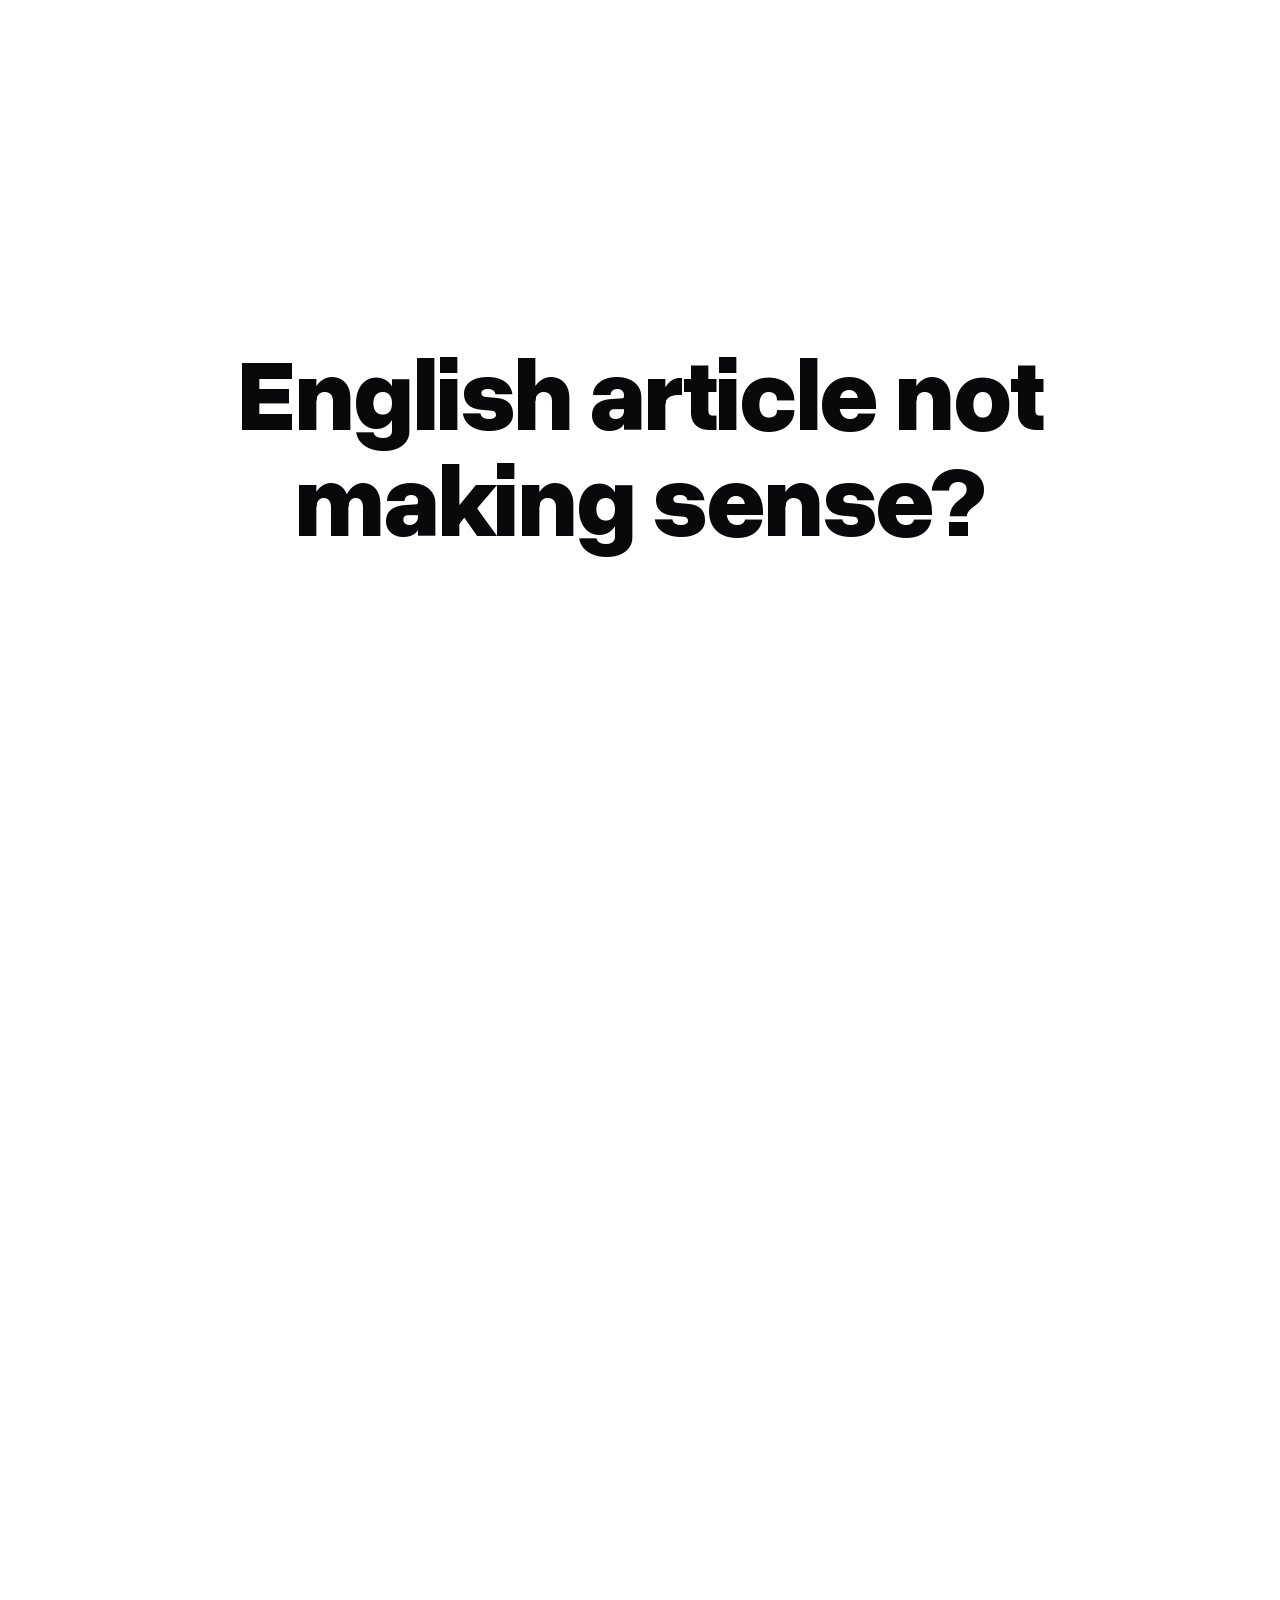
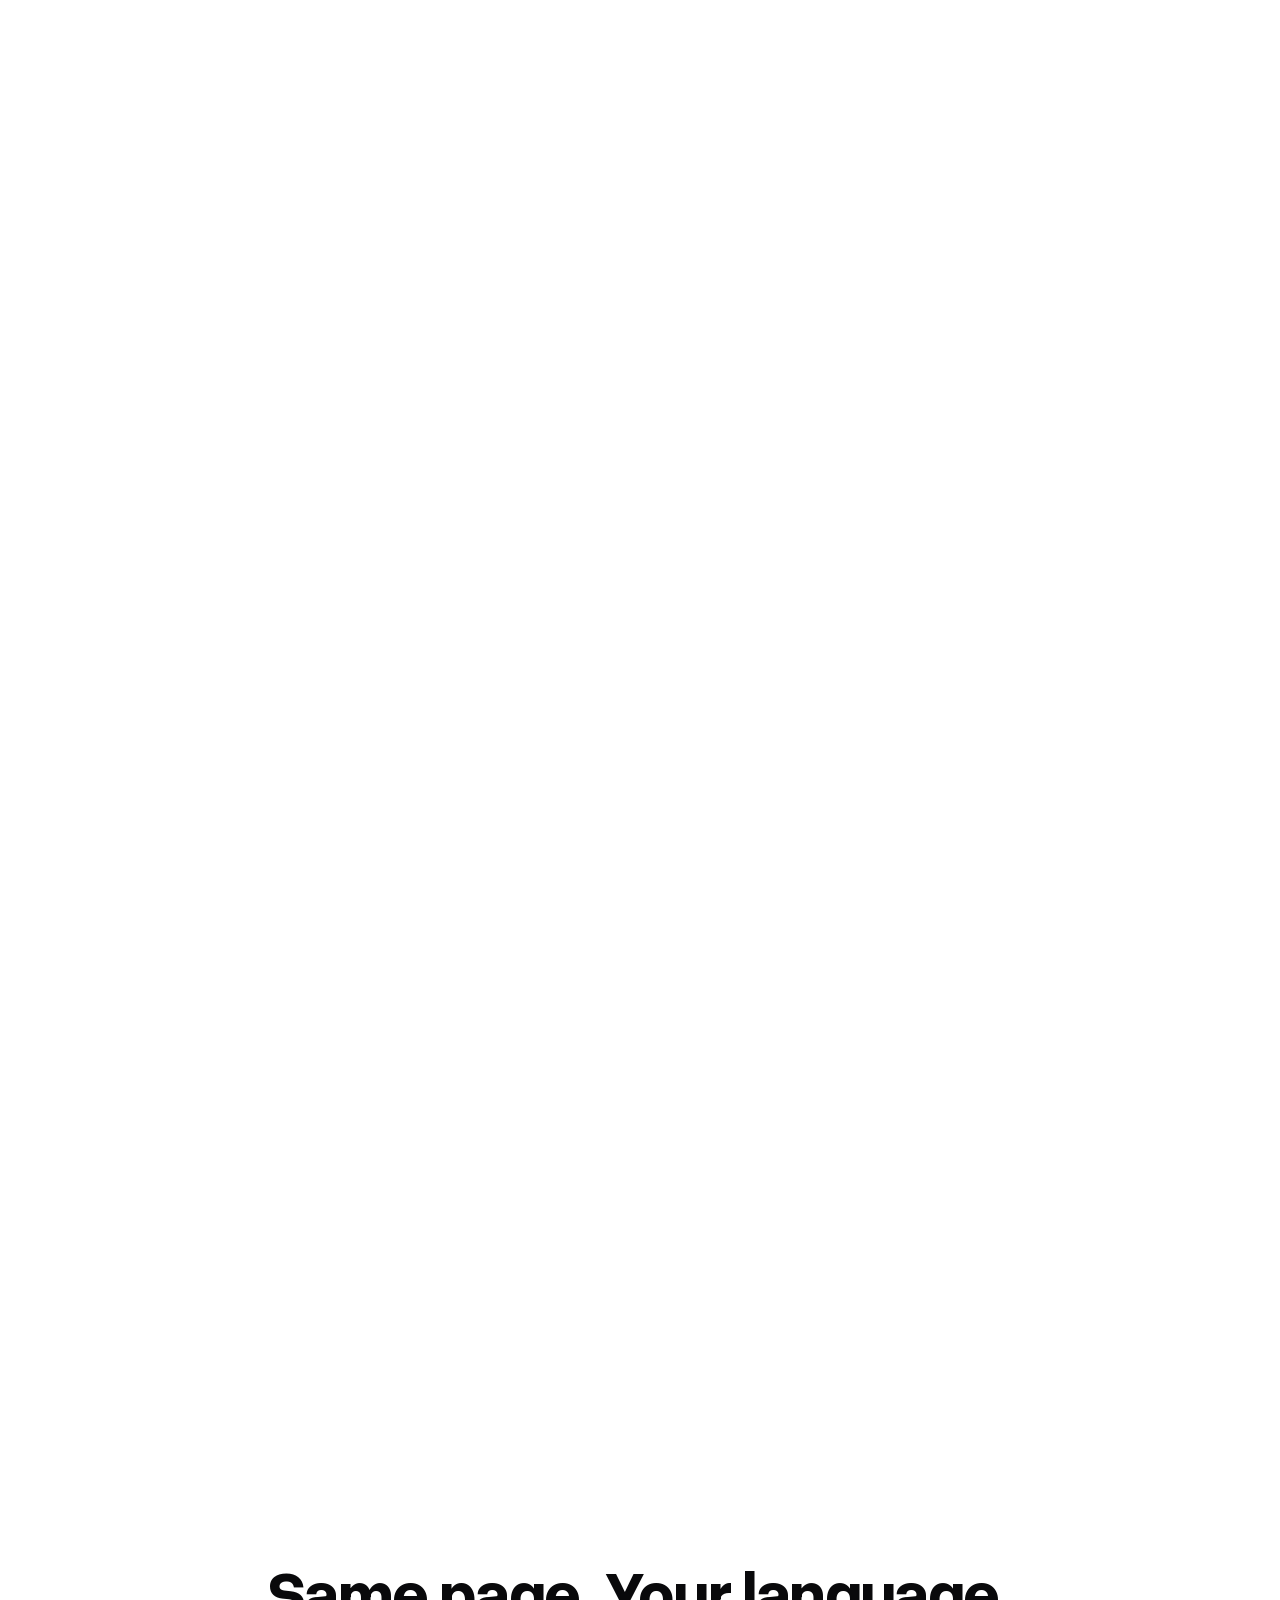
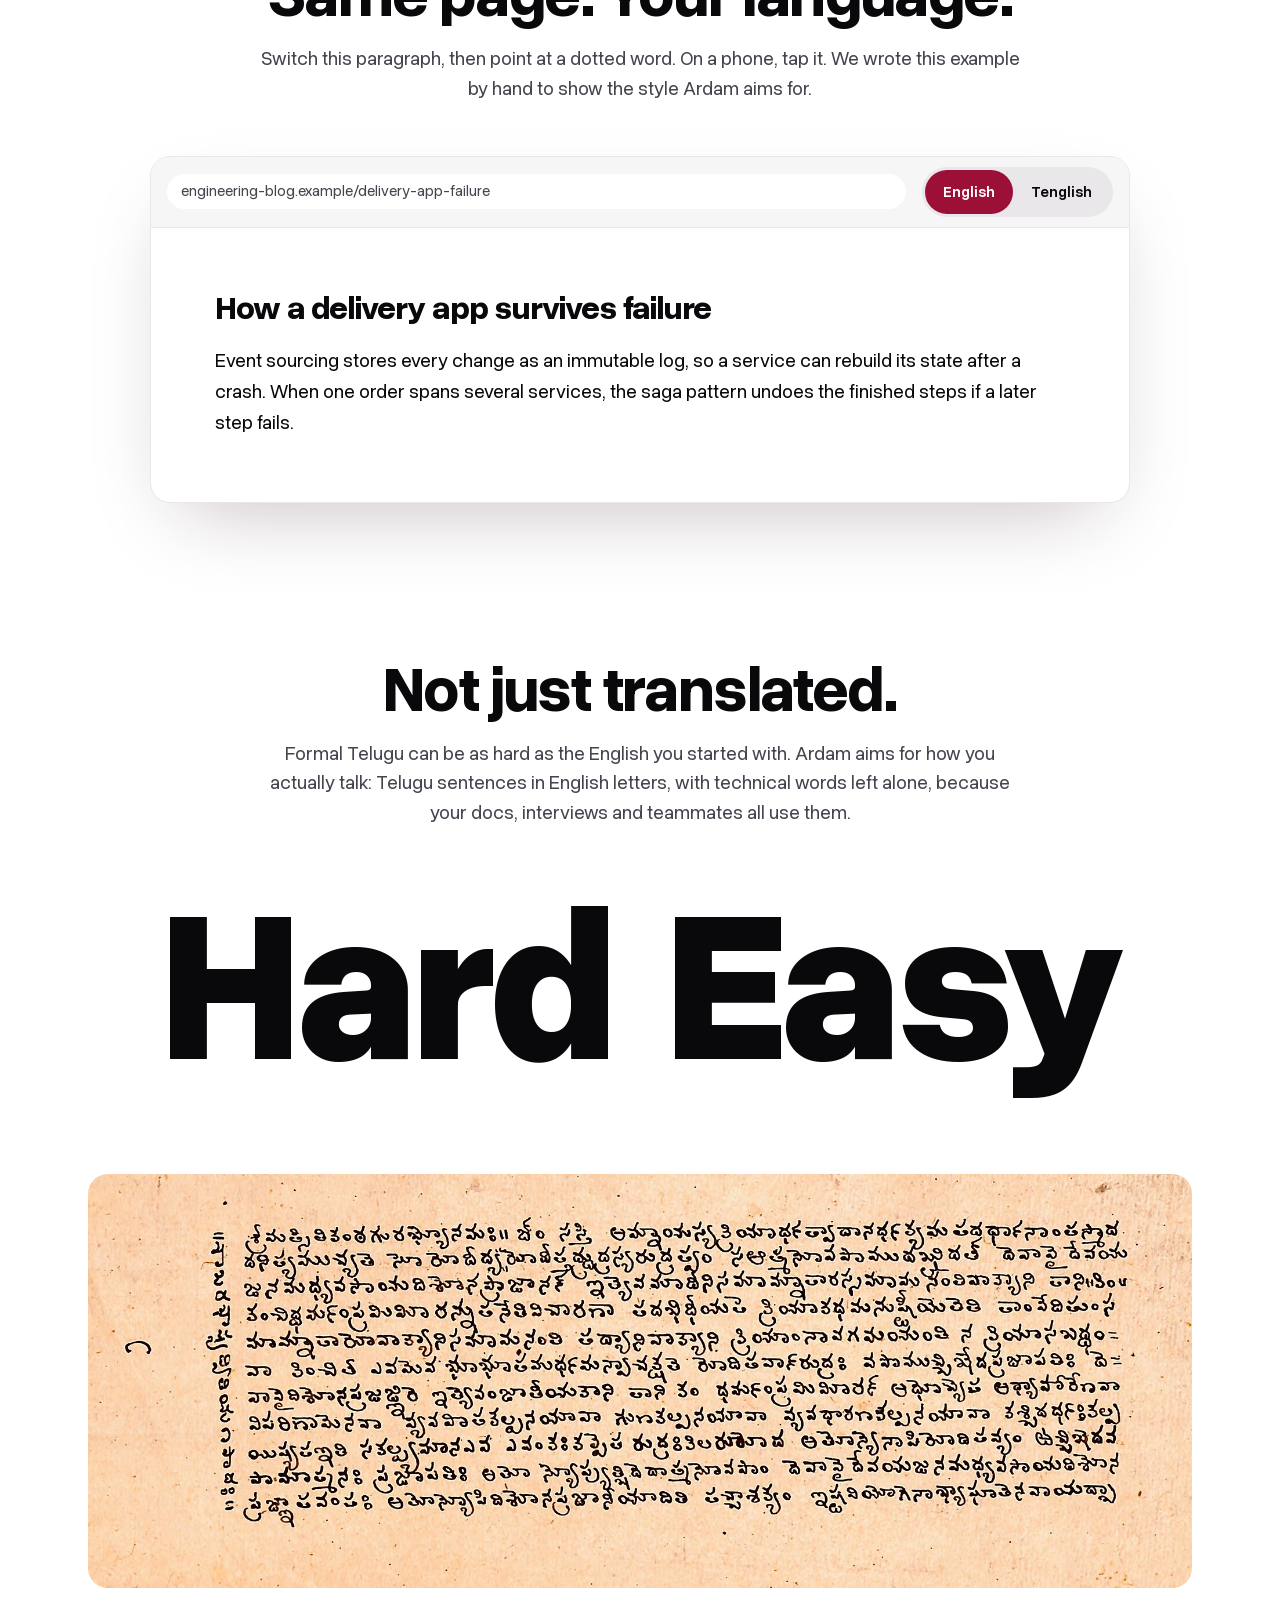
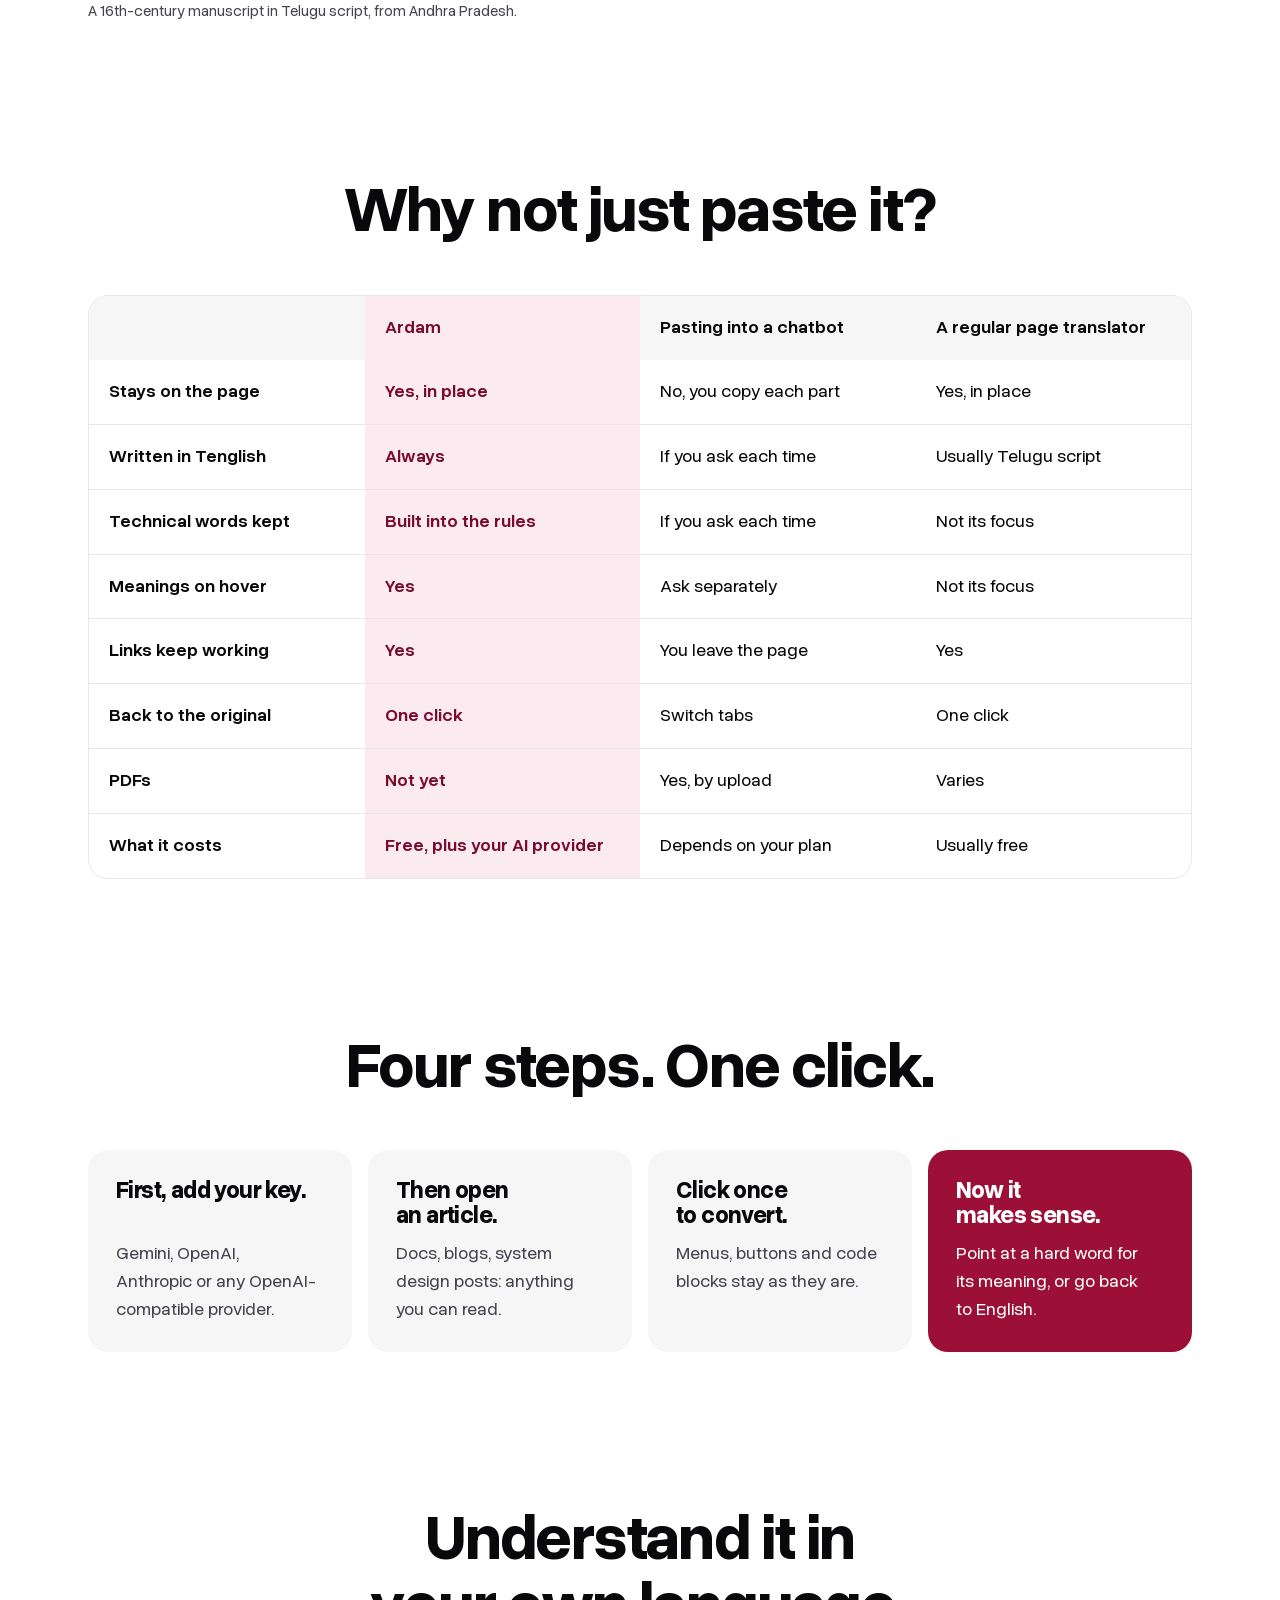
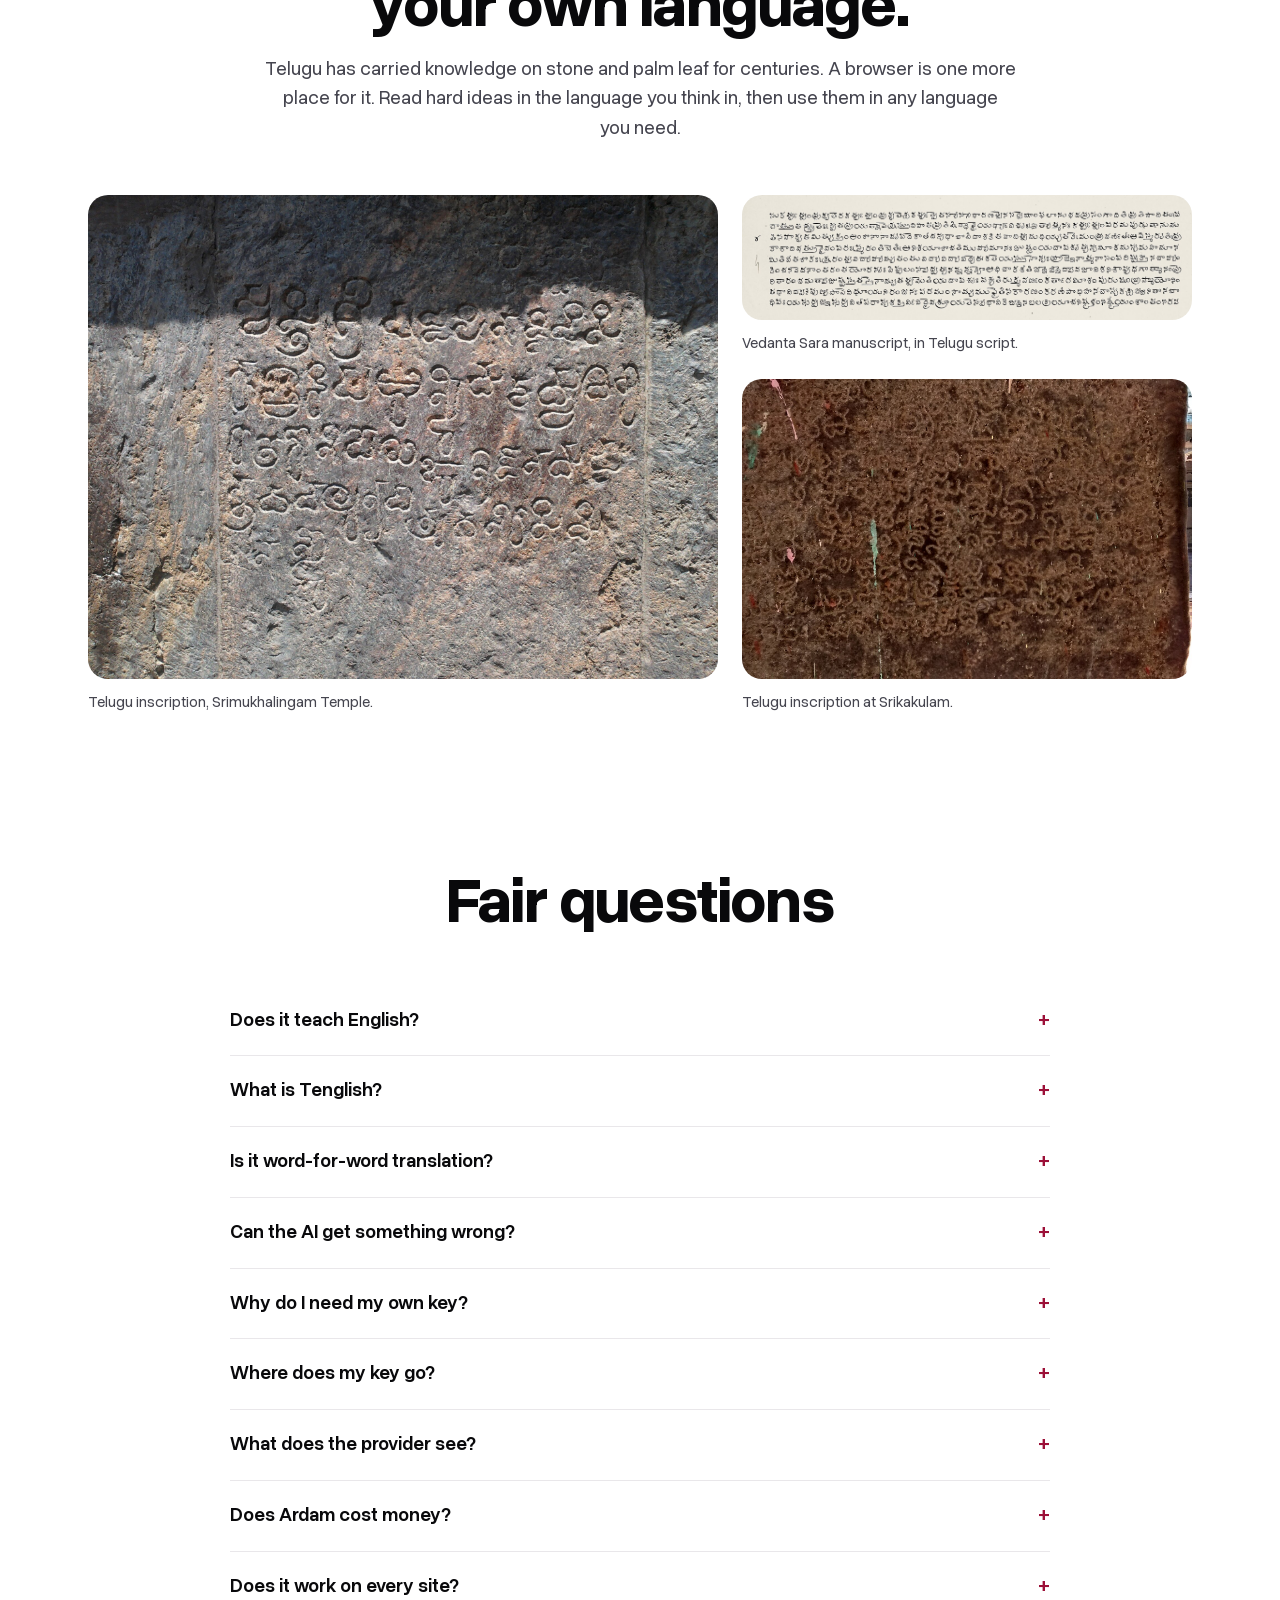
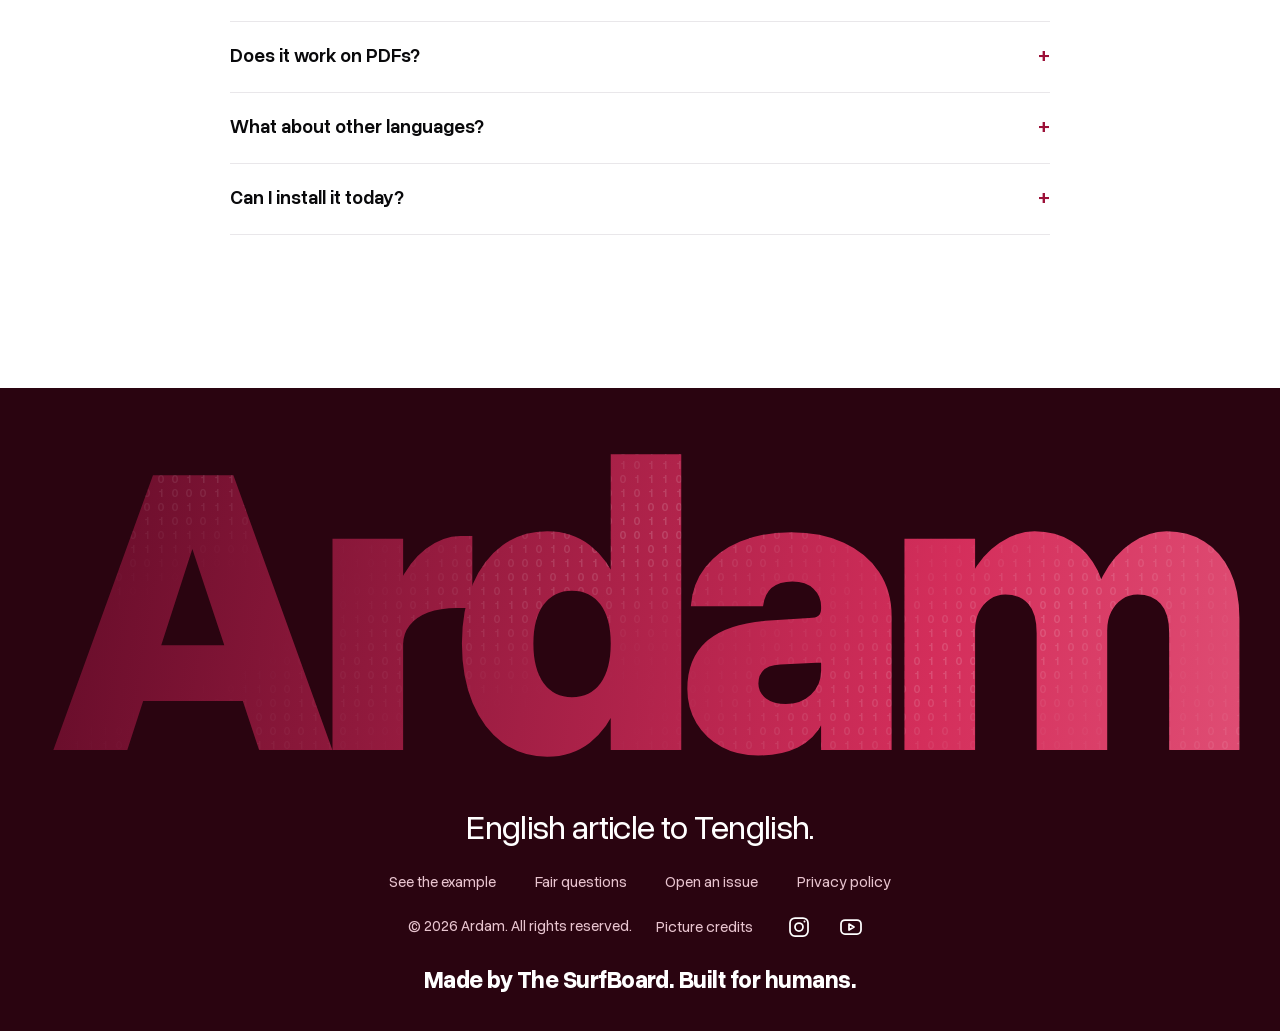
<file: index.html>
<!doctype html>
<html lang="en">
  <head>
    <meta charset="utf-8" />
    <meta name="viewport" content="width=device-width, initial-scale=1" />
    <title>Ardam: Read any article in Tenglish</title>
    <meta
      name="description"
      content="Ardam is a Chrome extension that turns hard English articles into easy Tenglish on the same page, with meanings on hover. It works with your own AI key."
    />
    <link rel="canonical" href="https://ardam.thesurfboard.in/" />
    <meta property="og:title" content="Ardam: Read any article in Tenglish" />
    <meta
      property="og:description"
      content="English article not making sense? Read it in natural Tenglish on the same page, in one click. Ardam doesn’t teach English."
    />
    <meta property="og:url" content="https://ardam.thesurfboard.in/" />
    <meta property="og:type" content="website" />
    <link rel="preload" href="assets/fonts/OverusedGrotesk-VF.woff2" as="font" type="font/woff2" crossorigin />
    <link rel="icon" href="assets/favicon.svg" type="image/svg+xml" />
    <link rel="icon" href="assets/favicon-32.png" sizes="32x32" type="image/png" />
    <link rel="stylesheet" href="style.css?v=4" />
    <link rel="stylesheet" href="sections.css?v=3" />
    <link rel="stylesheet" href="sample.css" />
    <link rel="stylesheet" href="footer.css?v=15" />
    <link rel="stylesheet" href="motion.css?v=3" />
    <script type="application/ld+json">
      {
        "@context": "https://schema.org",
        "@type": "SoftwareApplication",
        "name": "Ardam",
        "applicationCategory": "EducationalApplication",
        "operatingSystem": "Chrome",
        "description": "Chrome extension that turns web articles into easy Tenglish on the same page, using the reader's own AI key.",
        "url": "https://ardam.thesurfboard.in/"
      }
    </script>
  </head>
  <body>
    <nav class="nav" aria-label="Main">
      <a class="nav__brand" href="/">
        <svg class="nav__logo" viewBox="240 140 810 900" aria-hidden="true"><path fill="currentColor" fill-rule="evenodd" d="M330 395C330 345 385 265 465 225C525 197 590 185 660 185C860 185 1005 300 1005 490V910C1005 950 985 975 945 975H870C830 975 810 950 810 905V858C750 945 665 1000 560 1000C400 1000 287 880 287 745C287 600 420 493 585 493C650 493 692 515 692 560C692 600 660 625 610 648C550 672 512 705 512 762C512 778 514 793 519 808C545 797 580 797 608 810C625 750 650 725 700 700C775 662 824 610 824 530C824 420 745 348 640 348C575 348 525 375 487 422C465 452 440 462 408 462C365 462 330 435 330 395ZM561 825A67 67 0 1 0 561 959A67 67 0 1 0 561 825Z" /></svg>
        Ardam
      </a>
      <a class="button" href="#example">See the example</a>
    </nav>
    <main>
      <section class="stage" aria-labelledby="stage-title">
        <div class="stage__pin">
          <canvas class="stage__light" aria-hidden="true"></canvas>
          <div class="field" data-field="hero"></div>
          <div class="stage__copy">
            <h1 id="stage-title" class="stage__headline">
              <span class="stage__beat-one">English article not making sense?</span>
              <span class="stage__beat-two">English article ardam avvatleda?</span>
            </h1>
            <div class="stage__after">
              <p class="stage__lead">
                <strong>This is Ardam.</strong> It turns any English article into natural Tenglish, right on the same page. It doesn’t teach English. Chrome extension, coming soon.
              </p>
              <a class="button button--light" href="#example">See the example</a>
            </div>
          </div>
        </div>
      </section>

      <section id="example" class="section wrap" aria-labelledby="example-title">
        <div class="section__head reveal">
          <h2 id="example-title">Same page. Your language.</h2>
          <p>
            Switch this paragraph, then point at a dotted word. On a phone, tap it. We wrote this example by hand to show the style Ardam aims for.
          </p>
        </div>
        <article class="window reveal" data-ui>
          <div class="window__bar">
            <span class="window__address" aria-hidden="true">engineering-blog.example/delivery-app-failure</span>
            <div class="sample__switch" role="group" aria-label="Sample language">
              <button type="button" data-show="en" aria-pressed="true">English</button>
              <button type="button" data-show="te" aria-pressed="false">Tenglish</button>
            </div>
          </div>
          <div class="window__page">
            <h3 class="sample__title">How a delivery app survives failure</h3>
            <div class="sample__text" data-lang="en">
            <p>
              Event sourcing stores every change as an immutable log, so a
              service can rebuild its state after a crash. When one order spans
              several services, the saga pattern undoes the finished steps if a
              later step fails.
            </p>
          </div>
            <div class="sample__text" data-lang="te">
            <p>
              <button
                type="button"
                class="term"
                data-meaning="Data ni overwrite cheyakunda, jarigina prathi change ni varusaga save chese method."
              >
                Event sourcing</button
              > lo prathi change ni oka
              <button
                type="button"
                class="term"
                data-meaning="Okasari raasaka maarchaleni records list."
              >
                immutable log</button
              > la store chestharu. Anduke crash ayina taruvatha kuda service
              thana state ni malli build cheskogaladu. Oka order chala services
              meedha nadisthe, tarvatha step fail ayinappudu
              <button
                type="button"
                class="term"
                data-meaning="Pedda pani ni chinna steps ga chesi, madhyalo fail ayithe aipoyina steps ni venakki tippe method."
              >
                saga pattern</button
              > aipoyina steps ni undo chesthundi.
            </p>
          </div>
          </div>
        </article>
      </section>

      <section class="section wrap" aria-labelledby="words-title">
        <div class="section__head reveal">
          <h2 id="words-title">Not just translated.</h2>
          <p>
            Formal Telugu can be as hard as the English you started with. Ardam aims for how you actually talk: Telugu sentences in English letters, with technical words left alone, because your docs, interviews and teammates all use them.
          </p>
        </div>
        <div class="words__pair" aria-hidden="true">
          <span class="words__hard">Hard</span>
          <span class="words__easy">Easy</span>
        </div>
      </section>

      <figure class="band">
        <img
          src="assets/16th-century-jaiminiya-mimamsa-sutra-bhasya-sanskrit.jpg"
          width="1920"
          height="714"
          loading="lazy"
          alt="A 16th-century palm-leaf manuscript written in Telugu script"
        />
        <figcaption>
          A 16th-century manuscript in Telugu script, from Andhra Pradesh.
        </figcaption>
      </figure>

      <section class="section wrap" aria-labelledby="compare-title">
        <div class="section__head reveal">
          <h2 id="compare-title">Why not just paste it?</h2>
        </div>
        <div class="table-panel reveal">
          <table>
            <thead>
              <tr>
                <th scope="col"><span class="visually-hidden">Need</span></th>
                <th scope="col" class="featured">Ardam</th>
                <th scope="col">Pasting into a chatbot</th>
                <th scope="col">A regular page translator</th>
              </tr>
            </thead>
            <tbody>
              <tr>
                <th scope="row">Stays on the page</th>
                <td class="featured">Yes, in place</td>
                <td>No, you copy each part</td>
                <td>Yes, in place</td>
              </tr>
              <tr>
                <th scope="row">Written in Tenglish</th>
                <td class="featured">Always</td>
                <td>If you ask each time</td>
                <td>Usually Telugu script</td>
              </tr>
              <tr>
                <th scope="row">Technical words kept</th>
                <td class="featured">Built into the rules</td>
                <td>If you ask each time</td>
                <td>Not its focus</td>
              </tr>
              <tr>
                <th scope="row">Meanings on hover</th>
                <td class="featured">Yes</td>
                <td>Ask separately</td>
                <td>Not its focus</td>
              </tr>
              <tr>
                <th scope="row">Links keep working</th>
                <td class="featured">Yes</td>
                <td>You leave the page</td>
                <td>Yes</td>
              </tr>
              <tr>
                <th scope="row">Back to the original</th>
                <td class="featured">One click</td>
                <td>Switch tabs</td>
                <td>One click</td>
              </tr>
              <tr>
                <th scope="row">PDFs</th>
                <td class="featured">Not yet</td>
                <td>Yes, by upload</td>
                <td>Varies</td>
              </tr>
              <tr>
                <th scope="row">What it costs</th>
                <td class="featured">Free, plus your AI provider</td>
                <td>Depends on your plan</td>
                <td>Usually free</td>
              </tr>
            </tbody>
          </table>
        </div>
      </section>

      <section class="wrap" aria-labelledby="steps-title">
        <div class="section__head reveal">
          <h2 id="steps-title">Four steps. One click.</h2>
        </div>
        <ol class="steps__list">
          <li class="reveal">
            <h3>First, add your key.</h3>
            <p>Gemini, OpenAI, Anthropic or any OpenAI-compatible provider.</p>
          </li>
          <li class="reveal">
            <h3>Then open an article.</h3>
            <p>Docs, blogs, system design posts: anything you can read.</p>
          </li>
          <li class="reveal">
            <h3>Click once to convert.</h3>
            <p>Menus, buttons and code blocks stay as they are.</p>
          </li>
          <li class="reveal">
            <h3>Now it makes sense.</h3>
            <p>Point at a hard word for its meaning, or go back to English.</p>
          </li>
        </ol>
      </section>

      <section class="section wrap" aria-labelledby="stone-title">
        <div class="section__head reveal">
          <h2 id="stone-title">Understand it in your own language.</h2>
          <p>
            Telugu has carried knowledge on stone and palm leaf for centuries. A browser is one more place for it. Read hard ideas in the language you think in, then use them in any language you need.
          </p>
        </div>
        <div class="stone">
        <figure class="stone__big">
          <img
            src="assets/ancient-telugu-inscription-found-at-srimukhalingam-temple.jpg"
            width="1920"
            height="1440"
            loading="lazy"
            alt="Telugu letters carved into temple stone at Srimukhalingam"
          />
          <figcaption>Telugu inscription, Srimukhalingam Temple.</figcaption>
        </figure>
        <div class="stone__side reveal">
          <figure>
            <img
              src="assets/vedanta-sara-manuscript-page-4-recto-sanskrit.jpg"
              width="1920"
              height="533"
              loading="lazy"
              alt="A long manuscript page written in Telugu script"
            />
            <figcaption>Vedanta Sara manuscript, in Telugu script.</figcaption>
          </figure>
          <figure>
            <img
              src="assets/telugu-inscription-at-srikakulam-krishna-district-in.jpg"
              width="1920"
              height="1079"
              loading="lazy"
              alt="A Telugu stone inscription at Srikakulam, Krishna District"
            />
            <figcaption>Telugu inscription at Srikakulam.</figcaption>
          </figure>
        </div>
      </div>
      </section>

      <section id="faq" class="wrap" aria-labelledby="faq-title">
        <div class="section__head reveal">
          <h2 id="faq-title">Fair questions</h2>
        </div>
        <div class="faq reveal">
          <details>
            <summary>Does it teach English?</summary>
            <p>No. It helps you read the article in Tenglish.</p>
          </details>
          <details>
            <summary>What is Tenglish?</summary>
            <p>Telugu written in English letters, mixed with everyday English words. It's how many of us already text.</p>
          </details>
          <details>
            <summary>Is it word-for-word translation?</summary>
            <p>No. Ardam rewrites sentences so they sound natural, while its rules tell the AI not to add or remove facts.</p>
          </details>
          <details>
            <summary>Can the AI get something wrong?</summary>
            <p>Yes. AI can make mistakes, so check anything important against the original. It's one click away.</p>
          </details>
          <details>
            <summary>Why do I need my own key?</summary>
            <p>Ardam has no server, so you choose the provider and only you pay them, if at all. Some providers offer free limits.</p>
          </details>
          <details>
            <summary>Where does my key go?</summary>
            <p>It stays in your browser and is sent only to the provider you picked. It isn't encrypted on your device, so avoid shared computers.</p>
          </details>
          <details>
            <summary>What does the provider see?</summary>
            <p>The text of the page you convert. Don't convert private pages unless you're fine with your provider seeing them.</p>
          </details>
          <details>
            <summary>Does Ardam cost money?</summary>
            <p>The extension is free. Long pages use more of your provider's limit.</p>
          </details>
          <details>
            <summary>Does it work on every site?</summary>
            <p>Most article pages should work, but sites are built differently, so some may convert only part of the page or look a little off.</p>
          </details>
          <details>
            <summary>Does it work on PDFs?</summary>
            <p>Not yet. Web pages come first.</p>
          </details>
          <details>
            <summary>What about other languages?</summary>
            <p>Tenglish first, so we can get it right. Others may follow.</p>
          </details>
          <details>
            <summary>Can I install it today?</summary>
            <p>Not yet. It's being tested before it goes to the Chrome Web Store.</p>
          </details>
        </div>
      </section>

      <div class="wrap section">
      </div>
    </main>

    <footer class="footer">
      <p class="footer__mark" aria-hidden="true">Ardam</p>
      <div class="wrap">
        <p class="footer__pitch">English article to Tenglish.</p>
        <nav class="footer__links" aria-label="Footer">
          <a href="#example">See the example</a>
          <a href="#faq">Fair questions</a>
          <a href="https://github.com/Sai-Pavan-Kumar/ardam-site/issues">Open an issue</a>
          <a href="privacy.html">Privacy policy</a>
        </nav>
        <div class="footer__base">
          <span class="footer__rights">© 2026 Ardam. All rights reserved.</span>
          <details class="footer__credits">
          <summary>Picture credits</summary>
          <p>Pictures, used unaltered apart from cropping:
        <a href="https://commons.wikimedia.org/w/index.php?curid=73907096"
          >“16th-century Jaiminiya Mimamsa Sutra Bhasya”</a
        >
        and
        <a href="https://commons.wikimedia.org/w/index.php?curid=73907104"
          >“Vedanta Sara manuscript, page 4 recto”</a
        >
        by Ms Sarah Welch;
        <a href="https://commons.wikimedia.org/w/index.php?curid=72836301"
          >“Ancient Telugu Inscription found at Srimukhalingam Temple”</a
        >
        by Vrpothina;
        <a href="https://commons.wikimedia.org/w/index.php?curid=37498191"
          >“Telugu inscription at Srikakulam”</a
        >
        by Srikar Kashyap. All
        <a href="https://creativecommons.org/licenses/by-sa/4.0/"
          >CC BY-SA 4.0</a
        >, via Wikimedia Commons.</p>
          </details>
          <div class="footer__social">
            <a href="https://www.instagram.com/the_surfboard" aria-label="The SurfBoard on Instagram">
              <svg viewBox="0 0 24 24" aria-hidden="true"><rect x="3" y="3" width="18" height="18" rx="5" /><circle cx="12" cy="12" r="4" /><circle class="footer__social-dot" cx="17.5" cy="6.5" r="1" /></svg>
            </a>
            <a href="https://www.youtube.com/@the_surfboard?sub_confirmation=1" aria-label="The SurfBoard on YouTube">
              <svg viewBox="0 0 24 24" aria-hidden="true"><rect x="2" y="5" width="20" height="14" rx="4" /><path d="M10 9l5 3-5 3z" /></svg>
            </a>
          </div>
        </div>
        <p class="footer__maker">Made by <a href="https://thesurfboard.in">The SurfBoard</a>. Built for humans.</p>
      </div>
    </footer>
    <div class="tip" role="tooltip" hidden></div>
    <script src="site.js?v=4"></script>
    <script src="footer-wave.js?v=2"></script>
    <script type="module" src="background.js?v=3"></script>
  </body>
</html>
</file>
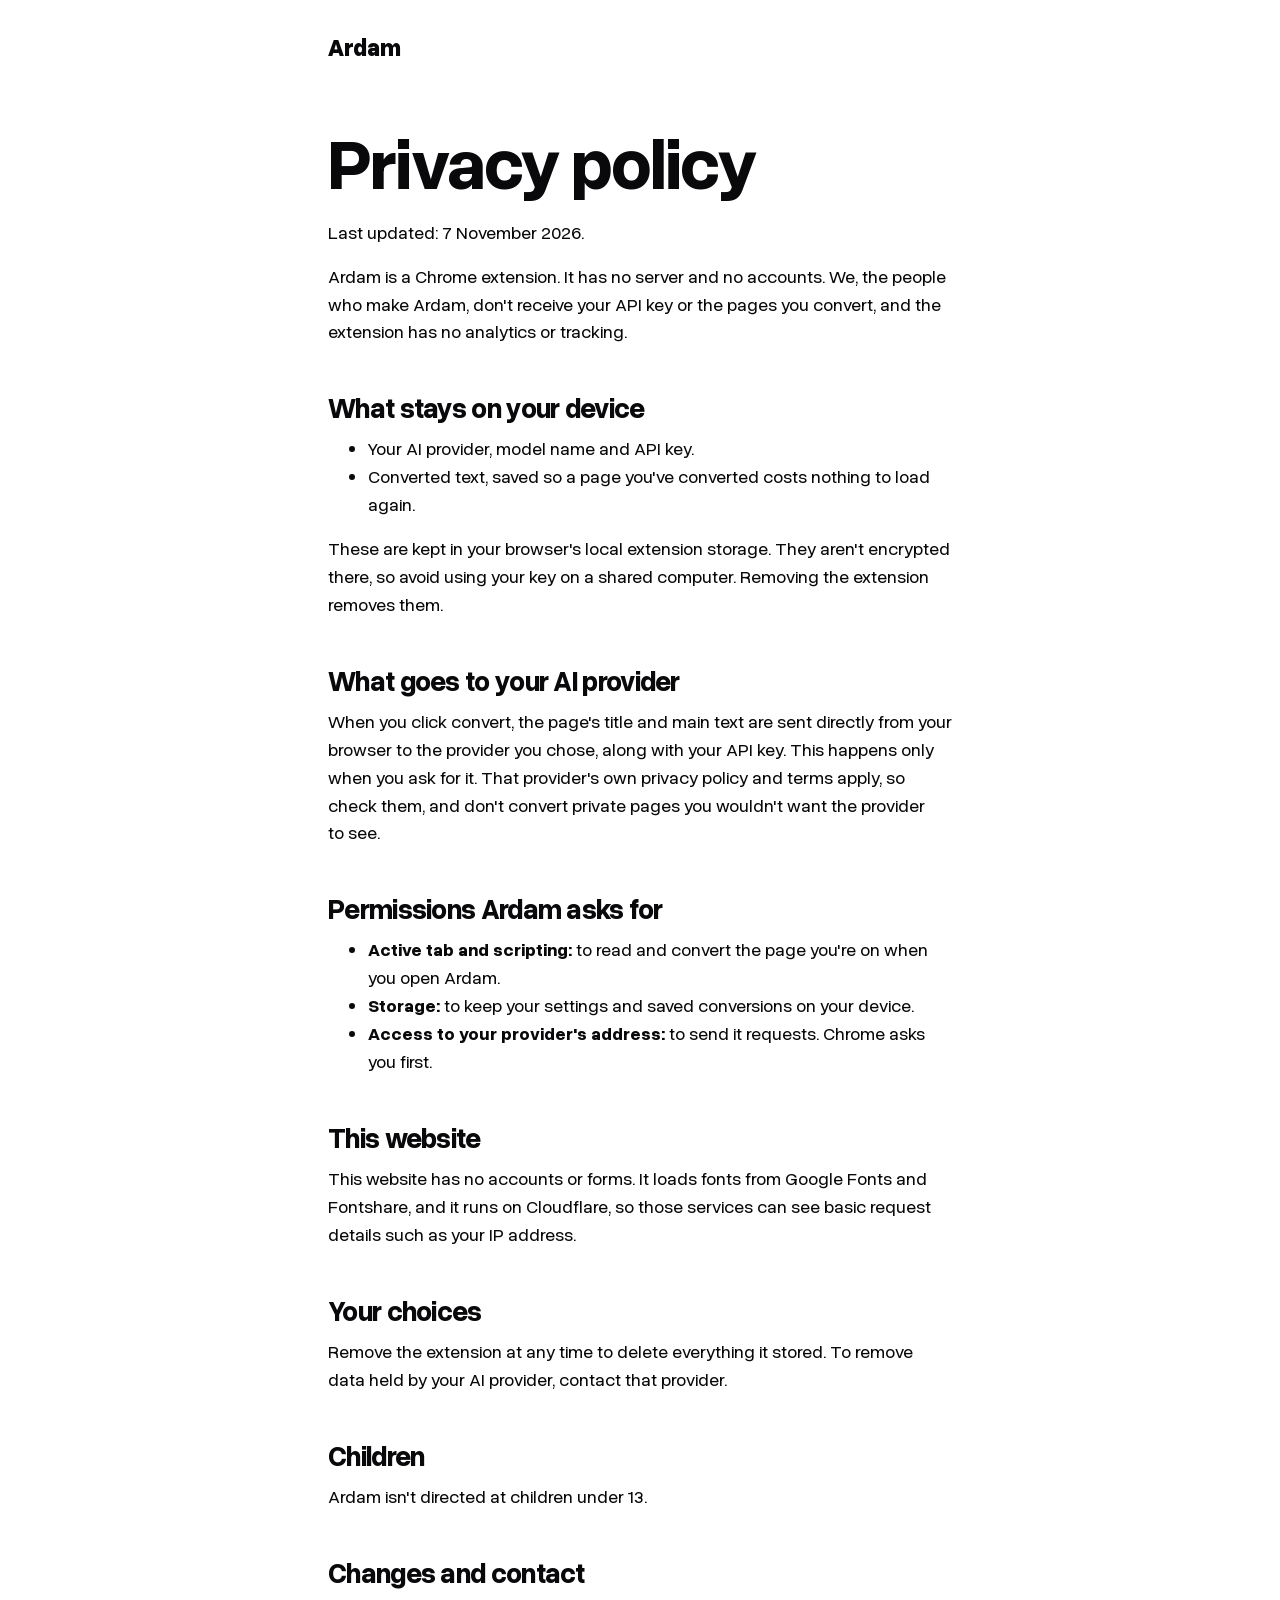
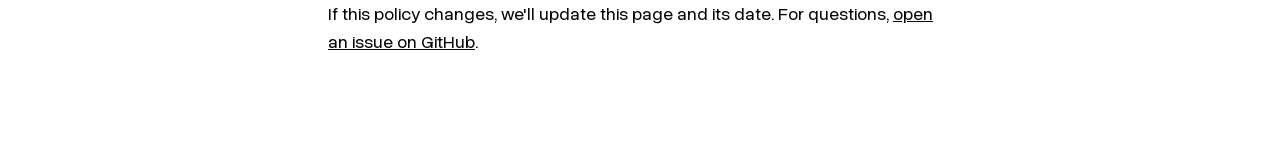
<file: privacy.html>
<!doctype html>
<html lang="en">
  <head>
    <meta charset="utf-8" />
    <meta name="viewport" content="width=device-width, initial-scale=1" />
    <title>Privacy policy: Ardam</title>
    <meta
      name="description"
      content="How the Ardam Chrome extension handles your API key and the pages you convert."
    />
    <link rel="canonical" href="https://ardam.thesurfboard.in/privacy.html" />
    <link rel="icon" href="assets/favicon.svg" type="image/svg+xml" />
    <link rel="icon" href="assets/favicon-32.png" sizes="32x32" type="image/png" />
    <link rel="stylesheet" href="style.css?v=3" />
    <style>
      .policy {
        max-width: 720px;
        margin-inline: auto;
        padding: 32px var(--margin) 96px;
      }
      .policy > a {
        font: 800 24px var(--font);
        text-decoration: none;
      }
      .policy h1 {
        margin: 64px 0 16px;
        font-size: clamp(40px, 6vw, 72px);
      }
      .policy h2 {
        margin: 48px 0 12px;
        font-size: 28px;
        font-weight: 700;
      }
      .policy p,
      .policy ul {
        margin: 0 0 16px;
      }
    </style>
  </head>
  <body>
    <main class="policy">
      <a href="/">Ardam</a>
      <h1>Privacy policy</h1>
      <p>Last updated: 7 November 2026.</p>
      <p>
        Ardam is a Chrome extension. It has no server and no accounts. We, the
        people who make Ardam, don't receive your API key or the pages you
        convert, and the extension has no analytics or tracking.
      </p>

      <h2>What stays on your device</h2>
      <ul>
        <li>Your AI provider, model name and API key.</li>
        <li>Converted text, saved so a page you've converted costs nothing to load again.</li>
      </ul>
      <p>
        These are kept in your browser's local extension storage. They aren't
        encrypted there, so avoid using your key on a shared computer. Removing
        the extension removes them.
      </p>

      <h2>What goes to your AI provider</h2>
      <p>
        When you click convert, the page's title and main text are sent directly
        from your browser to the provider you chose, along with your API key.
        This happens only when you ask for it. That provider's own privacy
        policy and terms apply, so check them, and don't convert private pages
        you wouldn't want the provider to see.
      </p>

      <h2>Permissions Ardam asks for</h2>
      <ul>
        <li><strong>Active tab and scripting:</strong> to read and convert the page you're on when you open Ardam.</li>
        <li><strong>Storage:</strong> to keep your settings and saved conversions on your device.</li>
        <li><strong>Access to your provider's address:</strong> to send it requests. Chrome asks you first.</li>
      </ul>

      <h2>This website</h2>
      <p>
        This website has no accounts or forms. It loads fonts from Google Fonts
        and Fontshare, and it runs on Cloudflare, so those services can see
        basic request details such as your IP address.
      </p>

      <h2>Your choices</h2>
      <p>
        Remove the extension at any time to delete everything it stored. To
        remove data held by your AI provider, contact that provider.
      </p>

      <h2>Children</h2>
      <p>Ardam isn't directed at children under 13.</p>

      <h2>Changes and contact</h2>
      <p>
        If this policy changes, we'll update this page and its date. For
        questions,
        <a href="https://github.com/Sai-Pavan-Kumar/ardam-site/issues">open an issue on GitHub</a>.
      </p>
    </main>
  </body>
</html>
</file>
<file: style.css>
@font-face {
  font-family: "Overused Grotesk";
  src: url("assets/fonts/OverusedGrotesk-VF.woff2") format("woff2");
  font-weight: 300 900;
  font-display: swap;
}

:root {
  --bg: #ffffff;
  --soft: #f7f6f7;
  --ink: #09090b;
  --muted: #45454f;
  --line: #e9e7ea;
  /* One hue, dark to light: mixing hues is what made the first version look cheap. */
  --ruby-950: #2a0410;
  --ruby-800: #5e0a26;
  --ruby-700: #7a0c2d;
  --ruby-600: #9c1038;
  --ruby-500: #d42e5b;
  --ruby-300: #f58ca6;
  --ruby-100: #fbeaef;
  --on-ruby: #ffffff;
  --on-ruby-soft: #e8c4cf;
  --margin: clamp(20px, 4vw, 48px);
  --gap: clamp(96px, 12vw, 176px);
  --radius: 20px;
  --font: "Overused Grotesk", system-ui, -apple-system, "Segoe UI", sans-serif;
  --ease: cubic-bezier(0.16, 1, 0.3, 1);
  /* Seven sizes and no more: near-duplicates are what made the hierarchy feel loose. */
  --t-display: clamp(46px, 8vw, 116px);
  --t-h2: clamp(38px, 5vw, 68px);
  --t-h3: clamp(26px, 2.6vw, 34px);
  --t-title: 24px;
  --t-lead: clamp(18px, 1.5vw, 21px);
  --t-body: 18px;
  --t-small: 15px;
  --head-gap: clamp(32px, 4vw, 56px);
}

* {
  box-sizing: border-box;
}

html {
  scroll-behavior: smooth;
}

/* Jump links must land below the fixed nav, not under it. */
[id] {
  scroll-margin-top: 96px;
}

body {
  margin: 0;
  background: var(--bg);
  color: var(--ink);
  font: 400 var(--t-body)/1.55 var(--font);
  overflow-x: clip;
}

h1,
h2,
h3 {
  margin: 0;
  font-weight: 700;
  letter-spacing: -0.025em;
  line-height: 1.04;
  text-wrap: balance;
}

p {
  margin: 0;
  text-wrap: pretty;
}

img {
  display: block;
  width: 100%;
  height: 100%;
  object-fit: cover;
}

figure {
  margin: 0;
}

figcaption {
  margin-top: 12px;
  font-size: var(--t-small);
  color: var(--muted);
}

a {
  color: inherit;
}

:focus-visible {
  outline: 3px solid var(--ruby-600);
  outline-offset: 3px;
}

.visually-hidden {
  position: absolute;
  width: 1px;
  height: 1px;
  overflow: hidden;
  clip-path: inset(50%);
}

.wrap {
  max-width: 1200px;
  margin-inline: auto;
  padding-inline: var(--margin);
}

.button {
  display: inline-flex;
  align-items: center;
  justify-content: center;
  min-height: 48px;
  padding: 0 24px;
  border-radius: 999px;
  background: var(--ruby-600);
  color: var(--on-ruby);
  font-weight: 600;
  font-size: var(--t-body);
  text-decoration: none;
  white-space: nowrap;
  transition:
    transform 240ms var(--ease),
    background-color 240ms var(--ease);
}

@media (hover: hover) {
  .button:hover {
    background: var(--ruby-700);
    transform: translateY(-2px);
  }

  .button--light:hover {
    background: var(--ruby-100);
  }
}

.button:active {
  transform: scale(0.97);
}

.button--light {
  background: var(--bg);
  color: var(--ink);
}

/* Navigation stays out of the way until the opening scene has been seen. */
.nav {
  position: fixed;
  inset: 0 0 auto;
  z-index: 5;
  display: flex;
  align-items: center;
  justify-content: space-between;
  /* Same left and right edge as the content below, at every width. */
  padding: 8px max(var(--margin), calc((100% - 1200px) / 2 + var(--margin)));
  color: var(--on-ruby);
  transition:
    background-color 300ms var(--ease),
    color 300ms var(--ease),
    opacity 300ms var(--ease),
    transform 300ms var(--ease);
}

.nav__brand {
  display: inline-flex;
  align-items: center;
  min-height: 44px;
  font-weight: 800;
  font-size: var(--t-title);
  letter-spacing: -0.03em;
  text-decoration: none;
  gap: 8px;
}

.nav__logo {
  width: 26px;
  height: 29px;
}

.nav .button {
  min-height: 44px;
  padding: 0 18px;
  font-size: var(--t-small);
  background: var(--bg);
  color: var(--ink);
}

.stage-live .nav:not(.is-on) {
  opacity: 0;
  pointer-events: none;
  transform: translateY(-12px);
}

/* The footer is the last scene; a bar over it only hides the name. */
.nav.is-away {
  opacity: 0;
  pointer-events: none;
  transform: translateY(-12px);
}

.nav.is-solid {
  background: rgb(255 255 255 / 0.92);
  backdrop-filter: blur(16px);
  color: var(--ink);
  box-shadow: 0 1px 0 var(--line);
}

.nav.is-solid .nav__logo {
  color: var(--ruby-600);
}

.nav.is-solid .button {
  background: var(--ruby-600);
  color: var(--on-ruby);
}
</file>
<file: sections.css>
/* One gap between sections. Padding on both sides of a seam had doubled it in places. */
main > * + * {
  margin-top: var(--gap);
}

/* The ruby now ends on a clean edge, so the first section needs real air below it. */
.stage + * {
  margin-top: clamp(64px, 8vw, 112px);
}

.section__head {
  max-width: 760px;
  margin: 0 auto var(--head-gap);
  text-align: center;
}

.section__head h2 {
  margin-bottom: 16px;
  font-size: var(--t-h2);
}

.section__head p {
  color: var(--muted);
  font-size: var(--t-lead);
}

.words__pair {
  display: flex;
  justify-content: center;
  gap: 0 0.25em;
  font-size: clamp(54px, 17vw, 240px);
  font-weight: 800;
  letter-spacing: -0.03em;
  line-height: 1;
}

.band {
  max-width: 1200px;
  margin: clamp(48px, 6vw, 80px) auto 0;
  padding-inline: var(--margin);
}

.band img {
  aspect-ratio: 8 / 3;
  border-radius: var(--radius);
}

.table-panel {
  border: 1px solid var(--line);
  border-radius: var(--radius);
  overflow: hidden;
}

table {
  width: 100%;
  border-collapse: collapse;
  table-layout: fixed;
}

th,
td {
  padding: 18px 20px;
  text-align: left;
  vertical-align: top;
  font-size: var(--t-body);
  font-weight: 400;
  border-bottom: 1px solid var(--line);
}

tr:last-child th,
tr:last-child td {
  border-bottom: 0;
}

thead th {
  background: var(--soft);
  font-weight: 600;
}

tbody th {
  font-weight: 600;
}

thead th.featured,
.featured {
  background: var(--ruby-100);
  color: var(--ruby-700);
  font-weight: 600;
}

.steps__list {
  margin: 0;
  padding: 0;
  list-style: none;
  display: grid;
  grid-template-columns: repeat(4, 1fr);
  gap: 16px;
}

/* Subgrid keeps every card's text on one line, even when only some titles wrap. */
.steps__list li {
  display: grid;
  grid-row: span 2;
  grid-template-rows: subgrid;
  row-gap: 12px;
  padding: 28px;
  border-radius: var(--radius);
  background: var(--soft);
}

.steps__list h3 {
  font-size: var(--t-title);
}

.steps__list p {
  color: var(--muted);
}

.steps__list li:last-child {
  background: var(--ruby-600);
  color: var(--on-ruby);
}

.steps__list li:last-child p {
  color: inherit;
}

.stone {
  display: grid;
  grid-template-columns: 7fr 5fr;
  gap: 24px;
}

.stone img {
  border-radius: var(--radius);
}

/* The big picture stretches so both columns end on the same line. */
.stone__big {
  display: flex;
  flex-direction: column;
}

.stone__big img {
  flex: 1 1 0;
  min-height: 0;
}

.stone__side {
  display: grid;
  gap: 24px;
}

.stone__side img {
  height: auto;
}

/* Cropped to keep the stone and lose the temple and sky at its edges. */
.stone__side figure:last-child img {
  aspect-ratio: 3 / 2;
  object-position: 35% 50%;
}

.faq {
  max-width: 820px;
  margin-inline: auto;
}

.faq details {
  border-bottom: 1px solid var(--line);
}

.faq summary {
  display: flex;
  justify-content: space-between;
  gap: 24px;
  padding-block: 20px;
  font-size: var(--t-lead);
  font-weight: 600;
  cursor: pointer;
  list-style: none;
}

.faq summary::-webkit-details-marker {
  display: none;
}

.faq summary::after {
  content: "+";
  color: var(--ruby-600);
  transition: transform 240ms var(--ease);
}

.faq details[open] summary::after {
  transform: rotate(45deg);
}

.faq details p {
  padding-bottom: 20px;
  color: var(--muted);
}

.close {
  position: relative;
  padding-block: clamp(96px, 12vw, 160px);
  padding-inline: var(--margin);
  border-radius: 28px;
  background: var(--ruby-600);
  color: var(--on-ruby);
  overflow: hidden;
  text-align: center;
}

.close__body {
  position: relative;
}

.close h2 {
  margin-bottom: 16px;
  font-size: var(--t-display);
}

.close p {
  margin-bottom: 32px;
  font-size: var(--t-lead);
}

@media (max-width: 900px) {
  .steps__list {
    grid-template-columns: 1fr 1fr;
  }

}

@media (max-width: 760px) {
  /* Long centred paragraphs read badly on a phone, so text starts from one edge. */
  .section__head {
    max-width: none;
    text-align: left;
  }

  .stone {
    grid-template-columns: 1fr;
  }

  /* One column has nothing to line up with. Without auto height the picture fills its figure and pushes the caption out. */
  .stone__big {
    display: block;
  }

  .stone__big img {
    height: auto;
    aspect-ratio: 4 / 3;
  }

  .band img {
    aspect-ratio: 3 / 2;
  }

  .steps__list {
    grid-template-columns: 1fr;
  }

  /* Each row becomes a block, so nothing needs sideways scrolling. */
  table,
  tbody,
  tr,
  th,
  td {
    display: block;
    width: 100%;
  }

  thead {
    display: none;
  }

  tbody tr {
    padding: 16px;
    border-bottom: 1px solid var(--line);
  }

  tbody tr:last-child {
    border-bottom: 0;
  }

  tbody th,
  td {
    padding: 4px 0;
    border: 0;
  }

  tbody th {
    margin-bottom: 8px;
    font-size: var(--t-lead);
  }

  td.featured {
    margin-block: 4px 8px;
    padding: 8px 12px;
    border-radius: 10px;
  }

  td:nth-of-type(1)::before {
    content: "Ardam: ";
  }

  td:nth-of-type(2)::before {
    content: "Chatbot: ";
    font-weight: 600;
  }

  td:nth-of-type(3)::before {
    content: "Translator: ";
    font-weight: 600;
  }
}
</file>
<file: sample.css>
/* The example looks like the browser it will really run in. */
.window {
  max-width: 980px;
  margin-inline: auto;
  border: 1px solid var(--line);
  border-radius: var(--radius);
  background: var(--bg);
  box-shadow: 0 32px 80px -32px rgb(42 4 16 / 0.28);
  overflow: hidden;
}

.window__bar {
  display: flex;
  align-items: center;
  justify-content: space-between;
  gap: 16px;
  padding: 10px 16px;
  background: var(--soft);
  border-bottom: 1px solid var(--line);
}

.window__address {
  flex: 1;
  min-width: 0;
  padding: 6px 14px;
  overflow: hidden;
  border-radius: 999px;
  background: var(--bg);
  color: var(--muted);
  font-size: var(--t-small);
  text-overflow: ellipsis;
  white-space: nowrap;
}

.sample__switch {
  display: inline-flex;
  flex: none;
  padding: 3px;
  border-radius: 999px;
  background: var(--line);
}

.sample__switch button {
  min-height: 44px;
  padding: 0 18px;
  border: 0;
  border-radius: 999px;
  background: none;
  color: var(--ink);
  font: 600 var(--t-small) var(--font);
  cursor: pointer;
  transition:
    background-color 240ms var(--ease),
    color 240ms var(--ease);
}

.sample__switch button[aria-pressed="true"] {
  background: var(--ruby-600);
  color: var(--on-ruby);
}

.window__page {
  padding: clamp(28px, 5vw, 64px);
}

.sample__title {
  margin-bottom: 20px;
  font-size: var(--t-h3);
}

.sample__text p {
  font-size: var(--t-lead);
  line-height: 1.6;
}

.sample__text + .sample__text {
  margin-top: 16px;
}

.sample__text[hidden] {
  display: none;
}

.term {
  padding: 0;
  border: 0;
  background: none;
  color: inherit;
  font: inherit;
  text-decoration: underline dotted var(--ruby-600) 2px;
  text-underline-offset: 4px;
  cursor: help;
  transition: color 200ms var(--ease);
}

.term:hover {
  color: var(--ruby-600);
}

.tip {
  position: fixed;
  z-index: 10;
  max-width: 280px;
  padding: 12px 16px;
  border-radius: 12px;
  background: var(--ruby-950);
  color: var(--on-ruby);
  font-size: var(--t-small);
  line-height: 1.4;
}

@media (max-width: 760px) {
  .window__address {
    display: none;
  }

  .window__bar {
    justify-content: flex-end;
  }
}
</file>
<file: footer.css>
/* The page ends on the darkest ruby, so the footer feels like a last scene and not a leftover. */
.footer {
  margin-top: clamp(48px, 6vw, 96px);
  overflow: hidden;
  padding-block: clamp(32px, 4vw, 56px) clamp(24px, 2.5vw, 32px);
  background: var(--ruby-950);
  color: var(--on-ruby-soft);
  font-size: var(--t-body);
}

.footer a {
  color: var(--on-ruby);
  text-decoration: none;
  text-underline-offset: 4px;
}

.footer a:hover {
  text-decoration: underline;
}

.footer :focus-visible {
  outline-color: var(--on-ruby);
}

/* One centred column kept tight, so the whole footer fits on one screen. */
.footer__pitch {
  margin: clamp(16px, 2vw, 24px) auto 0;
  color: var(--on-ruby);
  font-size: var(--t-h3);
  font-weight: 400;
  letter-spacing: -0.02em;
  line-height: 1.15;
  text-align: center;
  text-wrap: balance;
}

.footer__links {
  display: flex;
  flex-wrap: wrap;
  justify-content: center;
  gap: 0 clamp(16px, 3vw, 40px);
  margin-top: clamp(8px, 1vw, 16px);
}

.footer__links a {
  display: inline-flex;
  align-items: center;
  min-height: 44px;
  color: inherit;
  font-size: var(--t-small);
}

.footer__base {
  display: flex;
  flex-wrap: wrap;
  align-items: center;
  justify-content: center;
  gap: 0 24px;
  font-size: var(--t-small);
  text-align: center;
}

.footer__rights {
  display: inline-flex;
  align-items: center;
  min-height: 44px;
}

.footer__credits {
  line-height: 1.5;
}

/* Open credits need a full row, or the text squeezes in beside the copyright. */
.footer__credits[open] {
  flex-basis: 100%;
  order: 1;
}

.footer__credits summary {
  display: flex;
  align-items: center;
  width: fit-content;
  min-height: 44px;
  margin-inline: auto;
  cursor: pointer;
}

.footer__credits p {
  max-width: 70ch;
  margin: 8px auto 0;
}

.footer__credits a {
  text-decoration: underline;
}

.footer__social {
  display: flex;
  justify-content: center;
  gap: 8px;
}

.footer__social a {
  display: grid;
  place-items: center;
  width: 44px;
  height: 44px;
  border-radius: 50%;
  transition: background-color 200ms var(--ease);
}

.footer__social a:hover {
  background: var(--ruby-800);
}

.footer__social svg {
  width: 24px;
  height: 24px;
  fill: none;
  stroke: currentColor;
  stroke-width: 1.75;
  stroke-linejoin: round;
}

.footer__social-dot {
  fill: currentColor;
  stroke: none;
}

.footer__maker {
  margin-top: clamp(8px, 1vw, 16px);
  color: var(--on-ruby);
  font-size: clamp(14px, 4.4vw, 24px);
  font-weight: 700;
  letter-spacing: -0.02em;
  text-align: center;
  white-space: nowrap;
}

.footer__maker a,
.footer__maker a:hover {
  color: inherit;
  text-decoration: none;
}

/* The name sets in the same moving ruby as the scenes above it. */
.footer__mark {
  position: relative;
  margin: 0;
  background: linear-gradient(100deg, var(--ruby-800), var(--ruby-500), var(--ruby-300), var(--ruby-500), var(--ruby-800));
  background-size: 300% 100%;
  background-clip: text;
  color: transparent;
  font-size: clamp(96px, 33vw, 480px);
  font-weight: 800;
  letter-spacing: -0.06em;
  line-height: 0.82;
  text-align: center;
  white-space: nowrap;
  user-select: none;
  /* The 0.82 line height lets the glyph box overlap the links on wide screens; decoration must not eat their clicks. */
  pointer-events: none;
  animation: mark-flows 12s ease-in-out infinite alternate;
}

.footer__mark canvas {
  position: absolute;
  left: 0;
  width: 100%;
  pointer-events: none;
}

@keyframes mark-flows {
  from {
    background-position: 0% 50%;
  }
  to {
    background-position: 100% 50%;
  }
}

/* Smaller link text left one link orphaned on its own row, so phones get an even 2x2. */
@media (max-width: 480px) {
  .footer__links {
    display: grid;
    grid-template-columns: repeat(2, auto);
    justify-items: center;
  }
}
</file>
<file: motion.css>
/* Without script or with reduced motion, the stage is one finished ruby screen. */
.stage {
  position: relative;
  background: var(--ruby-600);
}

.stage__pin {
  position: relative;
  height: 100svh;
  overflow: hidden;
  display: grid;
  place-items: center;
}

.stage__light,
.field {
  position: absolute;
  inset: 0;
  width: 100%;
  height: 100%;
  pointer-events: none;
  overflow: hidden;
}

.grainient-canvas {
  position: absolute;
  inset: 0;
  display: block;
  width: 100%;
  height: 100%;
}

.stage__copy {
  position: relative;
  display: grid;
  justify-items: center;
  gap: 28px;
  padding-inline: var(--margin);
  text-align: center;
  color: var(--on-ruby);
}

.stage__headline {
  display: grid;
  font-size: var(--t-display);
  font-weight: 800;
  letter-spacing: -0.025em;
}

/* The long question must stay two lines on a phone, so the size follows the screen width here. */
@media (max-width: 600px) {
  .stage__headline {
    font-size: 9.4vw;
    text-wrap: balance;
  }
}

.stage__headline span {
  grid-area: 1 / 1;
}

.stage__beat-one {
  visibility: hidden;
}

.stage__after {
  display: grid;
  justify-items: center;
  gap: 28px;
}

.stage__lead {
  max-width: 620px;
  font-size: var(--t-lead);
  line-height: 1.4;
}

/* The scroll scene: script adds this class, and drives the variables below. */
.stage-live .stage {
  height: 340vh;
  background: var(--bg);
}

.stage-live .stage__pin {
  position: sticky;
  top: 0;
}

.stage-live .stage__beat-one {
  visibility: visible;
  color: color-mix(in srgb, var(--on-ruby) calc(var(--covered, 0) * 100%), var(--ink));
  opacity: var(--one-in, 1);
  transform: translateY(calc((1 - var(--one-in, 1)) * -28px));
}

.stage-live .stage__beat-two {
  opacity: var(--two-in, 0);
  transform: translateY(calc((1 - var(--two-in, 0)) * 28px));
}

.stage-live .stage__after {
  opacity: var(--after-in, 0);
  transform: translateY(calc((1 - var(--after-in, 0)) * 24px));
}

.stage-live .stage .field {
  opacity: var(--field-in, 0);
}

.stage-live .stage__copy {
  /* Until the text below appears, the headline alone sits on the true centre of the screen. */
  transform: translateY(calc((1 - var(--after-in, 0)) * var(--lift, 0px)));
}

.stage__beat-one {
  animation: first-words 1100ms var(--ease) both;
}

@keyframes first-words {
  from {
    clip-path: inset(0 0 100% 0);
    translate: 0 30%;
  }
  to {
    clip-path: inset(-20%);
    translate: 0 0;
  }
}

.sample__text:not([hidden]) {
  animation: settle 450ms var(--ease) both;
}

@keyframes settle {
  from {
    opacity: 0;
    transform: translateY(12px);
  }
}

.tip:not([hidden]) {
  animation: settle 220ms var(--ease) both;
}

.js .reveal {
  opacity: 0;
  transform: translateY(40px);
  transition:
    opacity 900ms var(--ease),
    transform 900ms var(--ease);
}

.js .reveal.is-in {
  opacity: 1;
  transform: none;
}

/* Scrolling acts out the promise: the hard word fades, the easy one lights up. */
@supports (animation-timeline: view()) {
  .words__hard {
    animation: hard-fades linear both;
    animation-timeline: view();
    animation-range: cover 25% cover 60%;
  }

  .words__easy {
    animation: easy-lights linear both;
    animation-timeline: view();
    animation-range: cover 25% cover 60%;
  }

  @keyframes hard-fades {
    to {
      opacity: 0.12;
      filter: blur(5px);
    }
  }

  @keyframes easy-lights {
    from {
      opacity: 0.12;
    }
    to {
      color: var(--ruby-600);
    }
  }

  .band img {
    animation: picture-settles linear both;
    animation-timeline: view();
    animation-range: entry 0% cover 45%;
  }

  @keyframes picture-settles {
    from {
      opacity: 0.5;
      transform: scale(0.94);
    }
  }
}

@media (prefers-reduced-motion: reduce) {
  html {
    scroll-behavior: auto;
  }

  *,
  *::before,
  *::after {
    animation: none !important;
    transition: none !important;
  }

  .js .reveal {
    opacity: 1;
    transform: none;
  }
}
</file>
